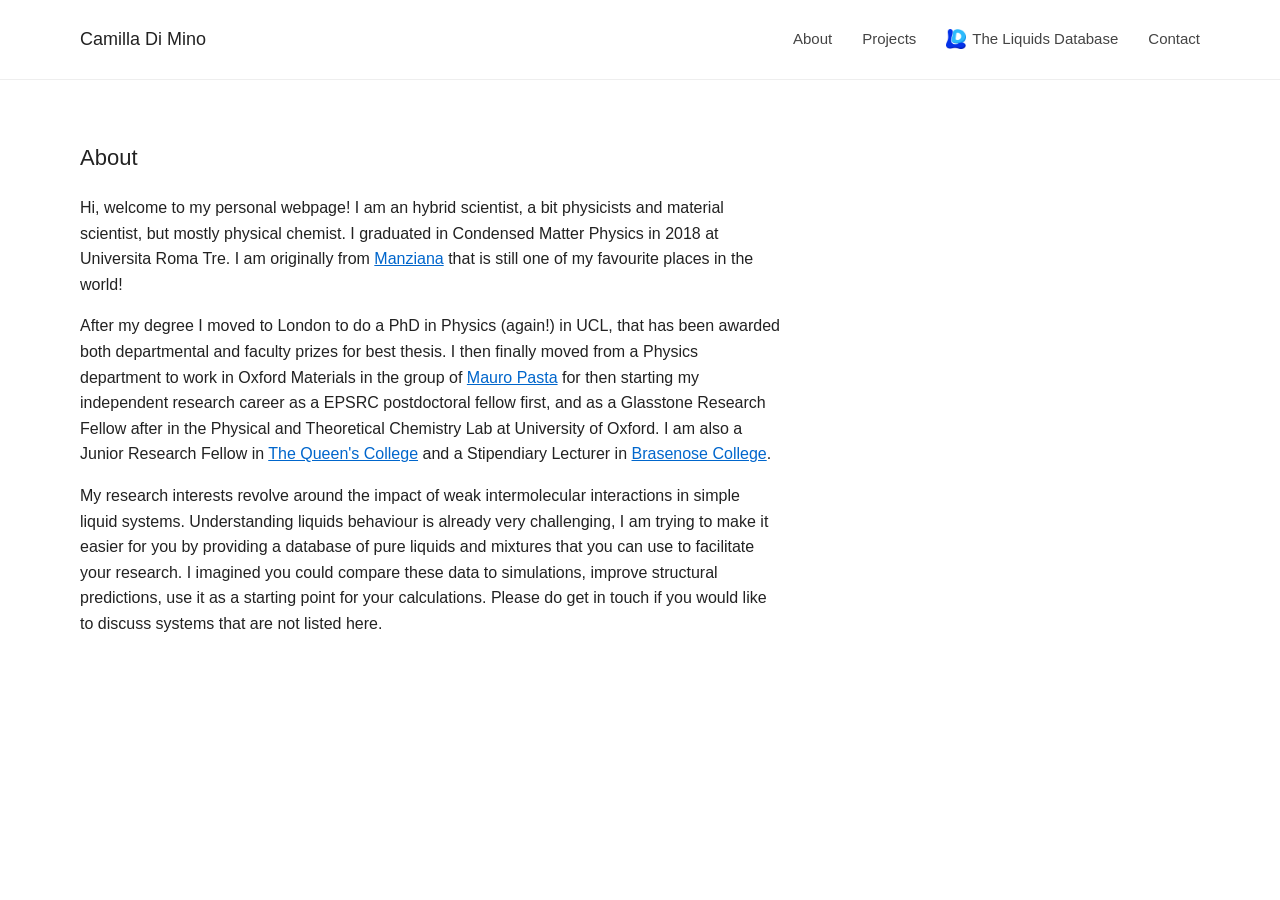
<file: index.html>
<!DOCTYPE html>
<html>
<head>
  <title>Your Name</title>
  <link rel="stylesheet" href="style.css">
</head>

<body>

<nav>
  <h1>Camilla Di Mino</h1>
  <ul>
    <li><a href="index.html">About</a></li>
    <li><a href="projects.html">Projects</a></li>
    <li><a href="theliquidsdatabase2.html">
    <img src="LD_logo.png" alt="Liquids Database logo" class="nav-logo">
    The Liquids Database
  </a>
    <li><a href="contact.html">Contact</a></li>
  </ul>
</nav>

<section>
  <h2>About</h2>

  <p>
   Hi, welcome to my personal webpage! 
   I am an hybrid scientist, a bit physicists and material scientist, but mostly physical chemist. I graduated in Condensed Matter Physics in 2018 at Universita Roma Tre. I am originally from <a href="https://it.wikipedia.org/wiki/Manziana">Manziana</a> that is still one of my favourite
    places in the world! 
  </p>

  <p>
    
    After my degree I moved to London to do a PhD in Physics (again!) in UCL, that has been awarded both departmental and faculty prizes for best thesis.
    I then finally moved from a Physics department to work in Oxford Materials in the group of <a href="https://www.pastagroup.org">Mauro Pasta</a> for then 
    starting my independent research career as a EPSRC postdoctoral fellow first, and as a Glasstone Research Fellow after in the Physical and Theoretical Chemistry Lab at University of Oxford.
    I am also a Junior Research Fellow in <a href="https://www.queens.ox.ac.uk/people/dr-camilla-di-mino/">The Queen's College</a> and a Stipendiary Lecturer in <a href="https://www.bnc.ox.ac.uk/person/dr-camilla-di-mino/?tab=person-contact">Brasenose College</a>.
  </p>

  <p>
   My research interests revolve around the impact of weak intermolecular interactions in simple liquid systems. Understanding liquids behaviour is already very challenging, I am trying to make it easier for you by providing a database of pure liquids and mixtures that you can use to facilitate your research. I imagined you could compare these data to simulations, improve structural predictions, use it as a starting point for your calculations. 
   Please do get in touch if you would like to discuss systems that are not listed here.  
  </p>
</section>

</body>
</html>
</file>
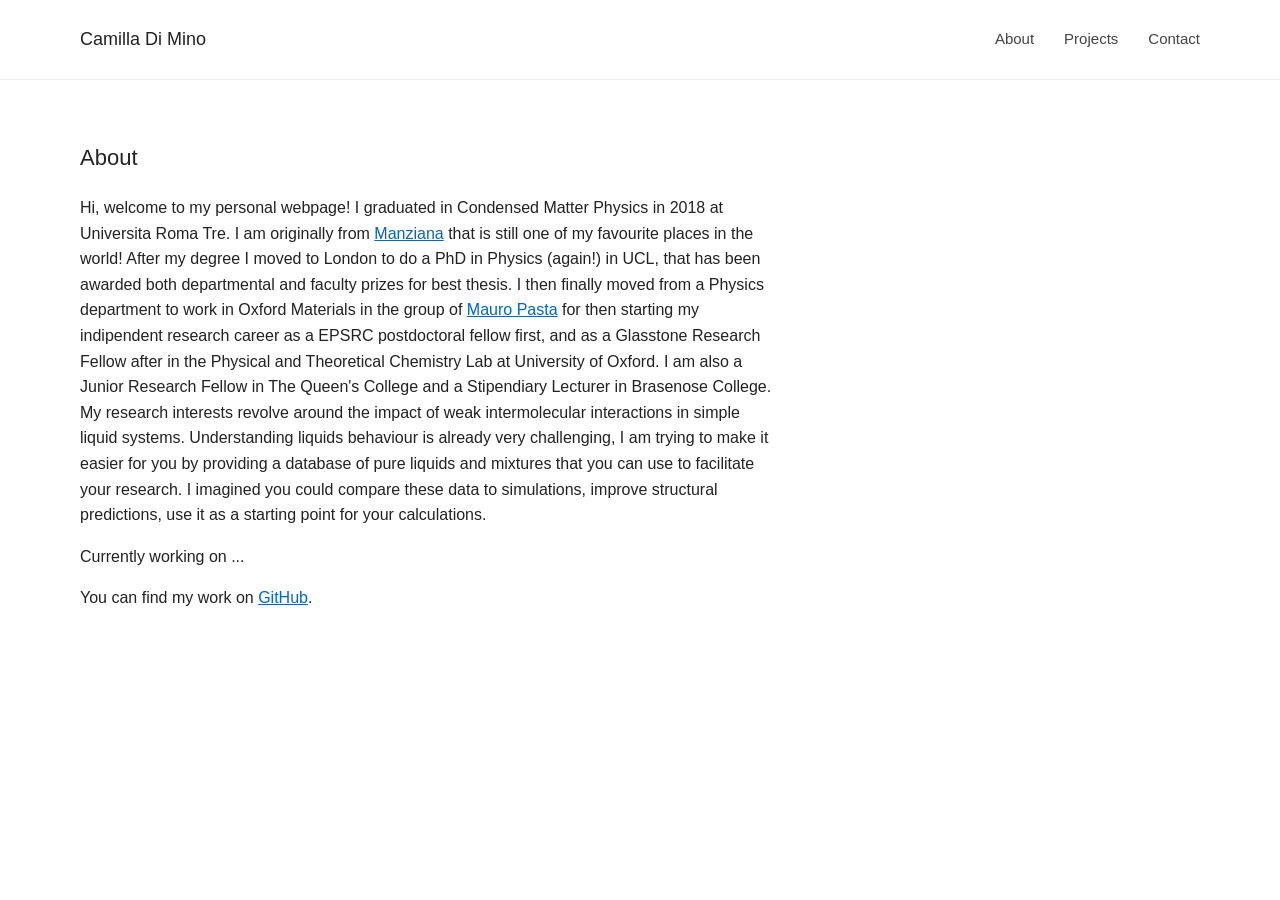
<file: about.html>
<!DOCTYPE html>
<html>
<head>
  <title>Your Name</title>
  <link rel="stylesheet" href="style.css">
</head>

<body>

<nav>
  <h1>Camilla Di Mino</h1>
  <ul>
    <li><a href="index.html">About</a></li>
    <li><a href="projects.html">Projects</a></li>
    <li><a href="contact.html">Contact</a></li>
  </ul>
</nav>

<section>
  <h2>About</h2>

  <p>
    Hi, welcome to my personal webpage! 
    I graduated in Condensed Matter Physics in 2018 at Universita Roma Tre. I am originally from <a href="https://it.wikipedia.org/wiki/Manziana">Manziana</a> that is still one of my favourite
    places in the world! 
    After my degree I moved to London to do a PhD in Physics (again!) in UCL, that has been awarded both departmental and faculty prizes for best thesis.
    I then finally moved from a Physics department to work in Oxford Materials in the group of <a href="https://www.pastagroup.org">Mauro Pasta</a> for then 
    starting my indipendent research career as a EPSRC postdoctoral fellow first, and as a Glasstone Research Fellow after in the Physical and Theoretical Chemistry Lab at University of Oxford.
    I am also a Junior Research Fellow in The Queen's College and a Stipendiary Lecturer in Brasenose College.

    My research interests revolve around the impact of weak intermolecular interactions in simple liquid systems. Understanding liquids behaviour is already very challenging, I am trying to make it easier for you by providing a database of pure liquids and mixtures that you can use to facilitate your research. I imagined you could compare these data to simulations, improve structural predictions, use it as a starting point for your calculations. 
  
  </p>

  <p>
    Currently working on ...
  </p>

  <p>
    You can find my work on 
    <a href="https://github.com/yourusername">GitHub</a>.
  </p>
</section>

</body>
</html>
</file>
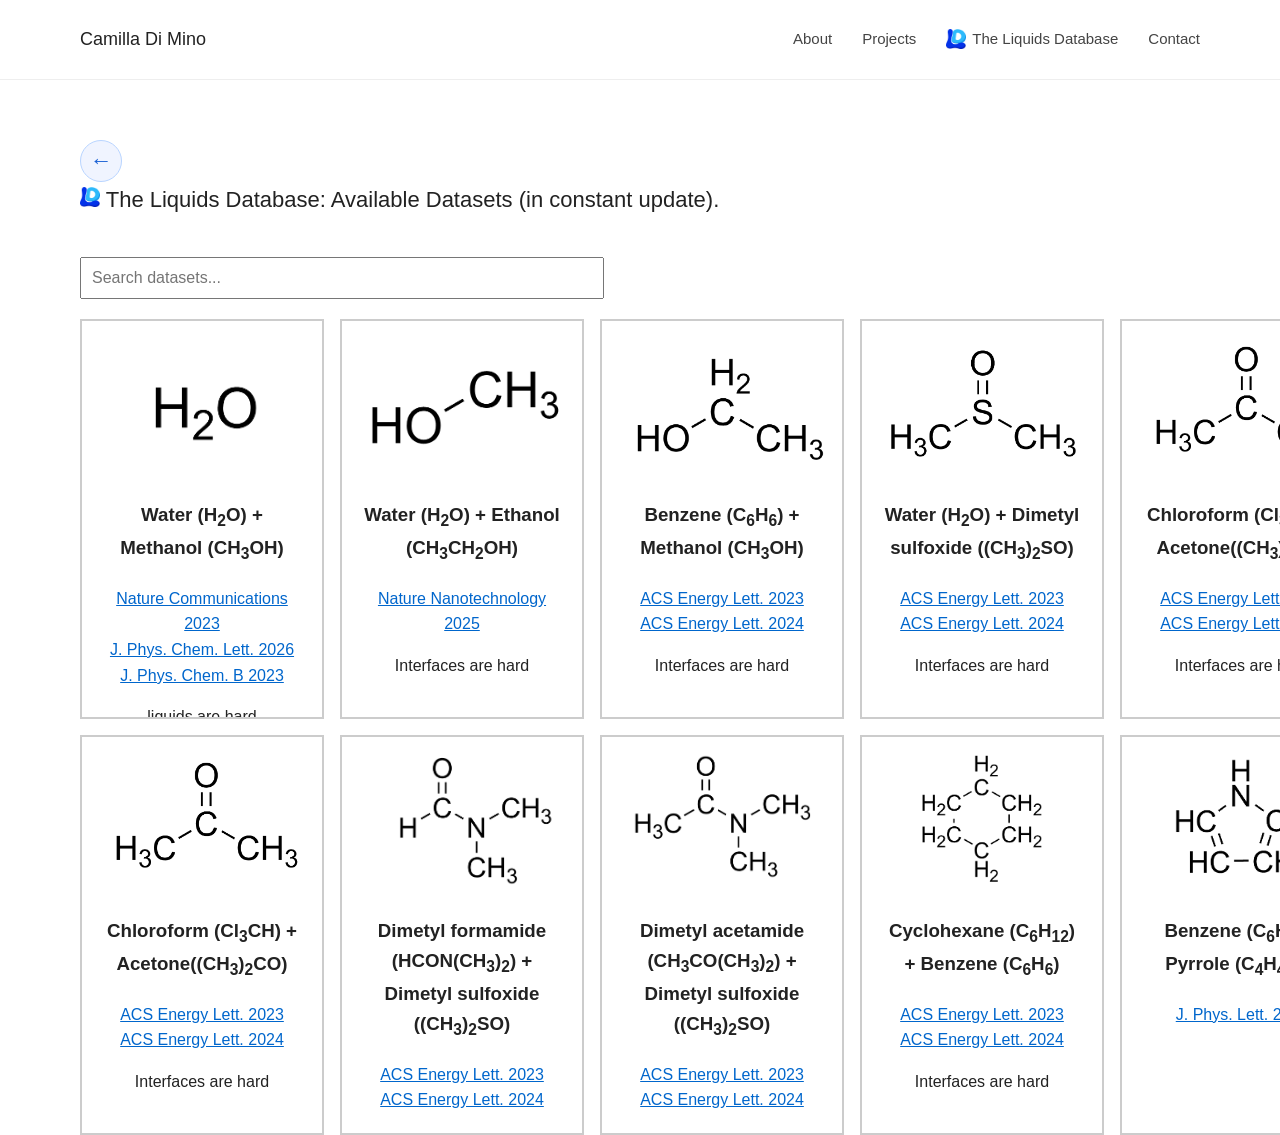
<file: binary-mixtures.html>
<!DOCTYPE html>
<html>
<head>
  <title> The Liquids Database </title>
  <link rel="stylesheet" href="style.css">
</head>

<body class="liquids-page">

<nav>
  <h1>Camilla Di Mino</h1>
  <ul>
    <li><a href="index.html">About</a></li>
    <li><a href="projects.html">Projects</a></li>
    <li><a href="theliquidsdatabase2.html">
    <img src="LD_logo.png" alt="Liquids Database logo" class="nav-logo">
    The Liquids Database
  </a>
</li>
    <li><a href="contact.html">Contact</a></li>
  </ul>
</nav>

<main>

<section>
  <h2>
      <a href="theliquidsdatabase2.html" class="back-button">
    ←
  </a>
    
    <img src="LD_logo.png" alt="Liquids Database logo" class="nav-logo">
    The Liquids Database: Available Datasets (in constant update).</h2>
<input
  type="text"
  id="searchBox"
  placeholder="Search datasets..."
  style="width:100%; max-width:500px; padding:10px; margin:20px 0; font-size:16px;"
>
  <div class="grid">

    <div class="card">
      <img src="water.png" alt="paper image">
      <div class="card-content">
        <h3>Water (H<sub>2</sub>O) + Methanol (CH<sub>3</sub>OH) </h3>
        <div class="links">
          <a href="https://www.nature.com/articles/s41467-023-41451-y">
            Nature Communications 2023
          </a>
          <br>
          <a href="https://pubs.acs.org/doi/10.1021/acs.jpclett.5c04110?ref=pdf">
            J. Phys. Chem. Lett. 2026
          </a>
          <br>
          <a href="https://pubs.acs.org/doi/10.1021/acs.jpcb.2c07155?ref=pdf">
            J. Phys. Chem. B 2023
          </a>
          <p> liquids are hard</p>
        </div>
      </div>
    </div>

    <div class="card">
      <img src="methanol.png" alt="paper image">
      <div class="card-content">
        <h3>Water (H<sub>2</sub>O) + Ethanol (CH<sub>3</sub>CH<sub>2</sub>OH)</h3>
        <div class="links">
          <a href="https://www.nature.com/articles/s41565-025-01865-9">
            Nature Nanotechnology 2025
          </a>
          <br>
          <p> Interfaces are hard</p>
        </div>
      </div>
    </div>

    <div class="card">
      <img src="ethanol.png" alt="paper image">
      <div class="card-content">
        <h3>Benzene (C<sub>6</sub>H<sub>6</sub>) + Methanol (CH<sub>3</sub>OH)</h3>
        <div class="links">
          <a href="https://pubs.acs.org/doi/full/10.1021/acsenergylett.3c02228">
            ACS Energy Lett. 2023
          </a>
          <br>
          <a href="https://pubs.acs.org/doi/10.1021/acsenergylett.4c02663">
            ACS Energy Lett. 2024
          </a>
          <p> Interfaces are hard</p>
        </div>
      </div>
    </div>
    <div class="card">
      <img src="dimethylsulfoxide.png" alt="paper image">
      <div class="card-content">
        <h3>Water (H<sub>2</sub>O) + Dimetyl sulfoxide ((CH<sub>3</sub>)<sub>2</sub>SO)</h3>
        <div class="links">
          <a href="https://pubs.acs.org/doi/full/10.1021/acsenergylett.3c02228">
            ACS Energy Lett. 2023
          </a>
          <br>
          <a href="https://pubs.acs.org/doi/10.1021/acsenergylett.4c02663">
            ACS Energy Lett. 2024
          </a>
          <p> Interfaces are hard</p>
        </div>
      </div>
    </div>
    
    <div class="card">
      <img src="acetone.png" alt="paper image">
      <div class="card-content">
        <h3>Chloroform (Cl<sub>3</sub>CH) + Acetone((CH<sub>3</sub>)<sub>2</sub>CO) </h3>
        <div class="links">
          <a href="https://pubs.acs.org/doi/full/10.1021/acsenergylett.3c02228">
            ACS Energy Lett. 2023
          </a>
          <br>
          <a href="https://pubs.acs.org/doi/10.1021/acsenergylett.4c02663">
            ACS Energy Lett. 2024
          </a>
          <p> Interfaces are hard</p>
        </div>
      </div>
    </div>


        <div class="card">
      <img src="acetone.png" alt="paper image">
      <div class="card-content">
        <h3>Chloroform (Cl<sub>3</sub>CH) + Acetone((CH<sub>3</sub>)<sub>2</sub>CO) </h3>
        <div class="links">
          <a href="https://pubs.acs.org/doi/full/10.1021/acsenergylett.3c02228">
            ACS Energy Lett. 2023
          </a>
          <br>
          <a href="https://pubs.acs.org/doi/10.1021/acsenergylett.4c02663">
            ACS Energy Lett. 2024
          </a>
          <p> Interfaces are hard</p>
        </div>
      </div>
    </div>

    <div class="card">
      <img src="dimethylformamide.png" alt="paper image">
      <div class="card-content">
        <h3>Dimetyl formamide (HCON(CH<sub>3</sub>)<sub>2</sub>) + Dimetyl sulfoxide ((CH<sub>3</sub>)<sub>2</sub>SO)</h3>
        <div class="links">
          <a href="https://pubs.acs.org/doi/full/10.1021/acsenergylett.3c02228">
            ACS Energy Lett. 2023
          </a>
          <br>
          <a href="https://pubs.acs.org/doi/10.1021/acsenergylett.4c02663">
            ACS Energy Lett. 2024
          </a>
          <p> Interfaces are hard</p>
        </div>
      </div>
    </div>
    
    <div class="card">
      <img src="dimethylacetamide.png" alt="paper image">
      <div class="card-content">
        <h3>Dimetyl acetamide (CH<sub>3</sub>CO(CH<sub>3</sub>)<sub>2</sub>) + Dimetyl sulfoxide ((CH<sub>3</sub>)<sub>2</sub>SO)</h3>
        <div class="links">
          <a href="https://pubs.acs.org/doi/full/10.1021/acsenergylett.3c02228">
            ACS Energy Lett. 2023
          </a>
          <br>
          <a href="https://pubs.acs.org/doi/10.1021/acsenergylett.4c02663">
            ACS Energy Lett. 2024
          </a>
          <p> Interfaces are hard</p>
        </div>
      </div>
    </div>


     <div class="card">
      <img src="cyclohexane.png" alt="paper image">
      <div class="card-content">
        <h3>Cyclohexane (C<sub>6</sub>H<sub>12</sub>) + Benzene (C<sub>6</sub>H<sub>6</sub>) </h3>
        <div class="links">
          <a href="https://pubs.acs.org/doi/full/10.1021/acsenergylett.3c02228">
            ACS Energy Lett. 2023
          </a>
          <br>
          <a href="https://pubs.acs.org/doi/10.1021/acsenergylett.4c02663">
            ACS Energy Lett. 2024
          </a>
          <p> Interfaces are hard</p>
        </div>
      </div>
    </div>
    

    <div class="card">
      <img src="pyrrole.png" alt="paper image">
      <div class="card-content">
        <h3>Benzene (C<sub>6</sub>H<sub>6</sub>) + Pyrrole (C<sub>4</sub>H<sub>4</sub>NH)</h3>
        <div class="links">
          <a href="https://pubs.acs.org/doi/10.1021/acs.jpclett.5c04110?ref=pdf">
            J. Phys. Lett. 2026
          </a>
        </div>
      </div>
    </div>
    
  </div>

</section>

</main>
<script>
document.getElementById('searchBox').addEventListener('input', function() {
    const query = this.value.toLowerCase();
    const cards = document.querySelectorAll('.card');

    cards.forEach(card => {
        const title = card.querySelector('h3').textContent.toLowerCase();

        if (title.includes(query)) {
            card.style.display = '';
        } else {
            card.style.display = 'none';
        }
    });
});
</script>
</body>
</html>
</file>
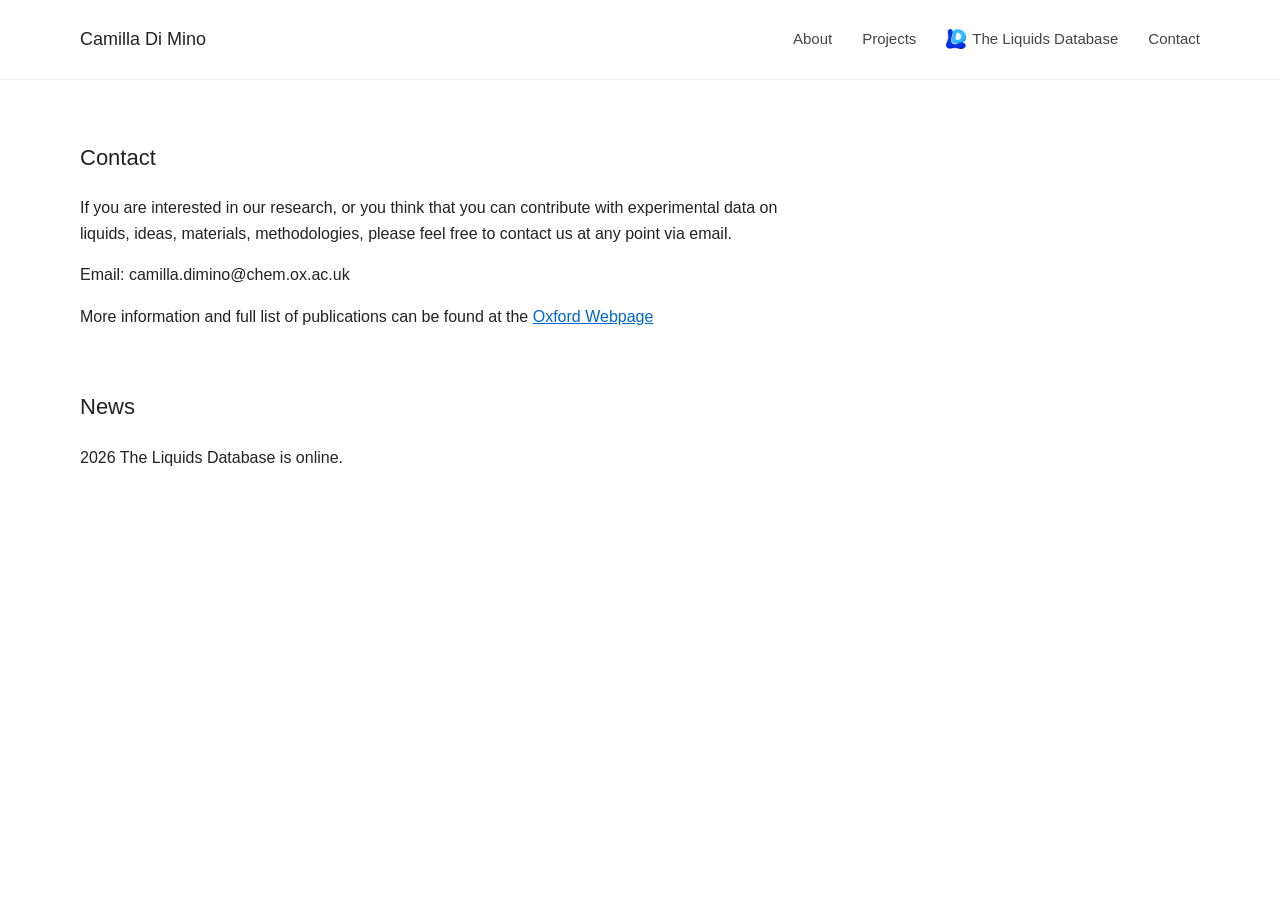
<file: contact.html>
<!DOCTYPE html>
<html>
<head>
  <title>Contact</title>
  <link rel="stylesheet" href="style.css">
</head>

<body>

<nav>
  <h1>Camilla Di Mino</h1>
  <ul>
    <li><a href="index.html">About</a></li>
    <li><a href="projects.html">Projects</a></li>
    <li><a href="theliquidsdatabase2.html">
    <img src="LD_logo.png" alt="Liquids Database logo" class="nav-logo">
    The Liquids Database
  </a>
    <li><a href="contact.html">Contact</a></li>
  </ul>
</nav>

<section>
  <h2>Contact</h2>
  <p>
    If you are interested in our research, or you think that you can contribute with experimental data on liquids, ideas, materials, methodologies, please feel free to contact us at any point via email.
  </p>
  <p>Email: camilla.dimino@chem.ox.ac.uk</p>
  <p>
    More information and full list of publications can be found at the <a href="https://www.chem.ox.ac.uk/people/camilla-di-mino" target="_blank">
      Oxford Webpage
    </a>
  </p>
</section>

<section>
  <h2>News</h2>
  <p>
2026 The Liquids Database is online.
  </p>
</section>
</file>
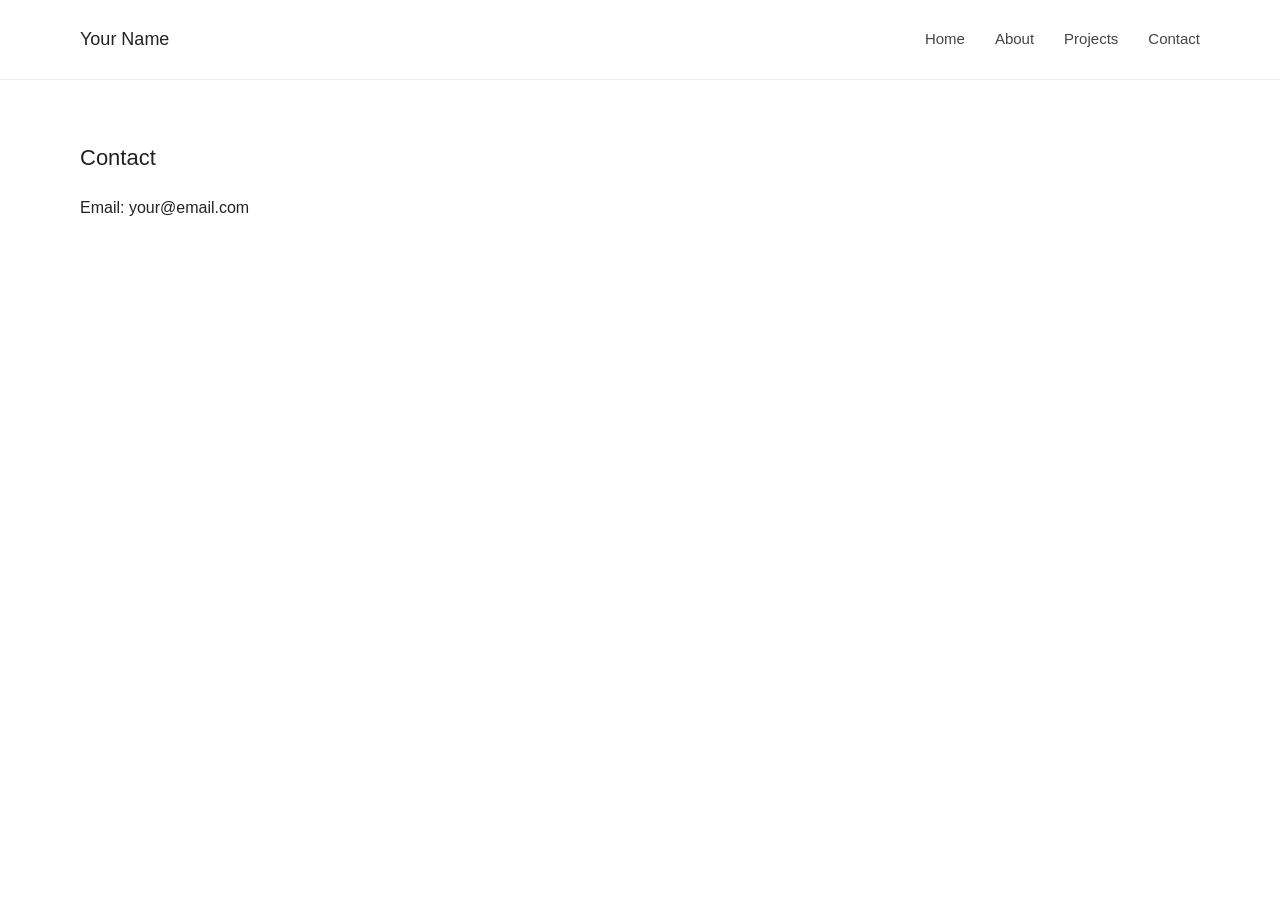
<file: contacts.html>
<!DOCTYPE html>
<html>
<head>
  <title>Contact</title>
  <link rel="stylesheet" href="style.css">
</head>

<body>

<nav>
  <h1>Your Name</h1>
  <ul>
    <li><a href="index.html">Home</a></li>
    <li><a href="about.html">About</a></li>
    <li><a href="projects.html">Projects</a></li>
    <li><a href="contact.html">Contact</a></li>
  </ul>
</nav>

<section>
  <h2>Contact</h2>
  <p>Email: your@email.com</p>
</section>

</body>
</html>
</file>
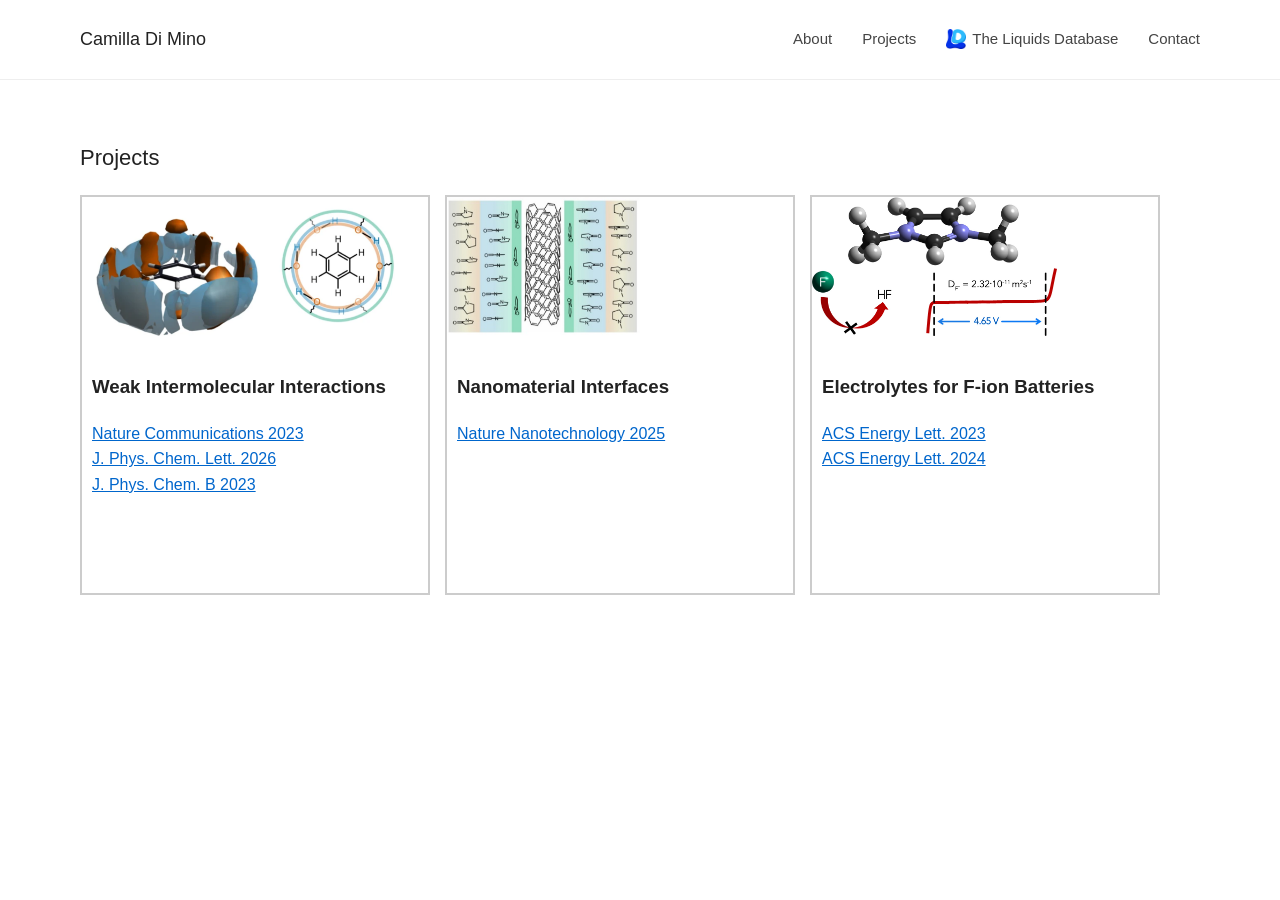
<file: projects.html>
<!DOCTYPE html>
<html>
<head>
  <title> Active Projects </title>
  <link rel="stylesheet" href="style.css">
</head>

<body>

<nav>
  <h1>Camilla Di Mino</h1>
  <ul>
    <li><a href="index.html">About</a></li>
    <li><a href="projects.html">Projects</a></li>
    <li><a href="theliquidsdatabase2.html">
    <img src="LD_logo.png" alt="Liquids Database logo" class="nav-logo">
    The Liquids Database
  </a>
    <li><a href="contact.html">Contact</a></li>
  </ul>
</nav>

<main>

<section>
  <h2>Projects</h2>

  <div class="grid">

    <div class="card">
      <img src="belt.png" alt="paper image">
      <div class="card-content">
        <h3>Weak Intermolecular Interactions</h3>
        <div class="links">
          <a href="https://www.nature.com/articles/s41467-023-41451-y">
            Nature Communications 2023
          </a>
          <br>
          <a href="https://pubs.acs.org/doi/10.1021/acs.jpclett.5c04110?ref=pdf">
            J. Phys. Chem. Lett. 2026
          </a>
          <br>
          <a href="https://pubs.acs.org/doi/10.1021/acs.jpcb.2c07155?ref=pdf">
            J. Phys. Chem. B 2023
          </a>
          <p liquids are hard</p>
        </div>
      </div>
    </div>

    <div class="card">
      <img src="Fig2.png" alt="paper image">
      <div class="card-content">
        <h3>Nanomaterial Interfaces</h3>
        <div class="links">
          <a href="https://www.nature.com/articles/s41565-025-01865-9">
            Nature Nanotechnology 2025
          </a>
          <br>
          <p Interfaces are hard</p>
        </div>
      </div>
    </div>

    <div class="card">
      <img src="Fion.jpeg" alt="paper image">
      <div class="card-content">
        <h3>Electrolytes for F-ion Batteries</h3>
        <div class="links">
          <a href="https://pubs.acs.org/doi/full/10.1021/acsenergylett.3c02228">
            ACS Energy Lett. 2023
          </a>
          <br>
          <a href="https://pubs.acs.org/doi/10.1021/acsenergylett.4c02663">
            ACS Energy Lett. 2024
          </a>
          <p Interfaces are hard</p>
        </div>
      </div>
    </div>



    
  </div>

</section>

</main>

</body>
</html>
</file>
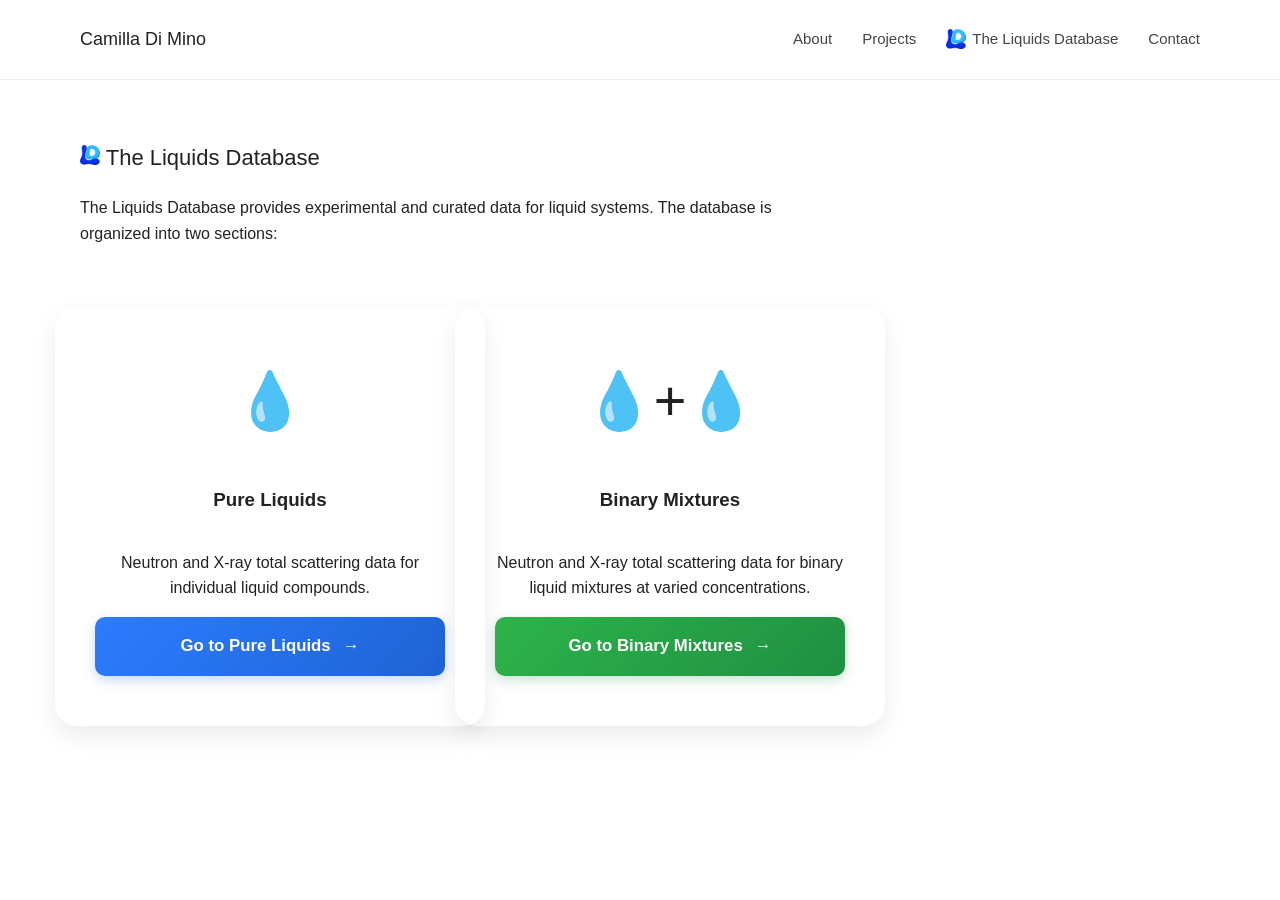
<file: theliquidsdatabase2.html>
<!DOCTYPE html>
<html>
<head>
  <title>The Liquids Database</title>
  <link rel="stylesheet" href="style.css">
 
</head>

<body class="liquids-page">

<nav>
  <h1>Camilla Di Mino</h1>
  <ul>
    <li><a href="index.html">About</a></li>
    <li><a href="projects.html">Projects</a></li>
    <li><a href="theliquidsdatabase2.html">
      <img src="LD_logo.png" alt="Liquids Database logo" class="nav-logo">
      The Liquids Database
    </a></li>
    <li><a href="contact.html">Contact</a></li>
  </ul>
</nav>

<main>
  <section>
    <h2><img src="LD_logo.png" alt="Liquids Database logo" class="nav-logo">
      The Liquids Database
    </h2>

    <p class="database-intro">
      The Liquids Database provides experimental and curated data for liquid systems.
      The database is organized into two sections:
    </p>

    <div class="database-sections">

      <div class="database-card pure-card">
        <div class="icon">💧</div>
        <h3>Pure Liquids</h3>
        <p>
          Neutron and X-ray total scattering data for individual liquid compounds.
  
        </p>
        <a href="pure-liquids.html" class="go-button pure-button">
          Go to Pure Liquids <span>→</span>
        </a>
      </div>

      <div class="database-card mixture-card">
        <div class="icon">💧+💧</div>
        <h3>Binary Mixtures</h3>
        <p>
          Neutron and X-ray total scattering data for binary liquid mixtures at varied concentrations.
        </p>
        <a href="binary-mixtures.html" class="go-button mixture-button">
          Go to Binary Mixtures <span>→</span>
        </a>
      </div>

    </div>
  </section>
</main>

</body>
</html>
</file>
<file: style.css>
/* =========================
   Base styling (minimal academic style)
========================= */

body {
  font-family: -apple-system, BlinkMacSystemFont, "Segoe UI", Arial, sans-serif;
  margin: 0;
  background: #ffffff;
  color: #222;
  line-height: 1.6;
}

/* =========================
   Navigation bar
========================= */

nav {
  display: flex;
  justify-content: space-between;
  align-items: center;
  padding: 25px 80px;
  border-bottom: 1px solid #eee;
  background: white;
}

nav h1 {
  font-size: 18px;
  font-weight: 500;
  margin: 0;
}

nav ul {
  list-style: none;
  display: flex;
  gap: 30px;
  margin: 0;
  padding: 0;
}

nav a {
  text-decoration: none;
  color: #444;
  font-size: 15px;
}

nav a:hover {
  color: #000;
}

/* =========================
   Page layout
========================= */

section {
  max-width: 700px;
  margin-left: 80px;
  margin-top: 60px;
}

h2 {
  font-size: 22px;
  font-weight: 500;
  margin-bottom: 20px;
}

/* Links (global) */
a {
  color: #0066cc;
}

a:hover {
  text-decoration: underline;
   }


 .grid {
  display: grid;
  grid-template-columns: repeat(3, 350px);
  grid-auto-rows: 400px;
  gap: 15px;

  width: max-content;
}

.card {
  border: 2px solid #ccc;
  overflow: hidden;
}

.card img {
  object-position: center;
  width: auto;
  height: 35%;
  object-fit: cover;
}

.card-content {
  padding: 10px;
}

/* Only affects The Liquids Database page */
.liquids-page .grid {
  display: grid;
  grid-template-columns: repeat(5, 1fr);
  gap: 16px;
}

.liquids-page .card {
  border-radius: 0;           /* squared corners */
  padding: 10px;
  max-width: 220px;           /* smaller cards */
  margin: 0 auto;
}

.liquids-page .card img {
  display: block;
  width: 100%;
  height: 140px;              /* keeps cards compact */
  object-fit: contain;
  object-position: center;    /* centers the image inside the box */
  margin: 0 auto 10px;
}

.liquids-page .card-content {
  text-align: center;         /* optional, looks neat with centered images */
}

.liquids-page .links {
  text-align: center;
}
.liquids-page .card img {
  display: block;
  margin: 0 auto;
  object-fit: contain;
  object-position: center;
}

nav ul li a {
    display: flex;
    align-items: center;
    gap: 6px;
}

.nav-logo {
    width: 20px;
    height: 20px;
}
/* Landing page cards */

.database-sections {
    display: grid;
    grid-template-columns: repeat(2, minmax(350px, 350px));
    justify-content: center;
    align-items: center;
    gap: 50px;
    margin: 60px auto;
    max-width: 1000px;
}

.database-card {
    width: 100%;
    min-height: 320px;

    padding: 50px 40px;

    border-radius: 22px;
    text-align: center;

    display: flex;
    flex-direction: column;
    justify-content: space-between;

    box-shadow: 0 10px 25px rgba(0,0,0,0.08);
    transition: transform 0.2s ease;
}

/* Pure liquids */

.go-button {
    display: inline-flex;
    align-items: center;
    justify-content: center;
    gap: 12px;

    min-width: 260px;
    padding: 16px 28px;

    border-radius: 10px;
    color: white;
    text-decoration: none;
    font-weight: 600;
    font-size: 1.05rem;

    transition: transform 0.2s ease,
                box-shadow 0.2s ease;
}

.go-button:hover {
    transform: translateY(-2px);
}

.pure-button {
    background: linear-gradient(135deg, #2d7cff, #1e63d5);
    box-shadow: 0 4px 12px rgba(30,99,213,0.25);
}

.mixture-button {
    background: linear-gradient(135deg, #2db44a, #1f8f42);
    box-shadow: 0 4px 12px rgba(31,143,66,0.25);
}
/* Icons */

.icon {
    font-size: 3.5rem;
    margin-bottom: 20px;
}
.page-title {
    display: flex;
    align-items: center;
    gap: 15px;
}

.back-button {
    display: flex;
    align-items: center;
    justify-content: center;

    width: 40px;
    height: 40px;

    border-radius: 50%;
    text-decoration: none;

    background: #f0f4ff;
    color: #1e63d5;

    font-size: 1.4rem;
    font-weight: bold;

    border: 1px solid #b9d5ff;

    transition: all 0.2s ease;
}

.back-button:hover {
    background: #1e63d5;
    color: white;
}

.download-btn {
  display: inline-block;
  margin-top: 8px;
  padding: 8px 12px;
  background: #2c7be5;
  color: white;
  text-decoration: none;
  border-radius: 5px;
}

.download-btn:hover {
  opacity: 0.9;
}

/*.grid {
  display: grid;
  grid-template-columns: repeat(3, 0.1fr);
  gap: 100px;
} */
</file>
